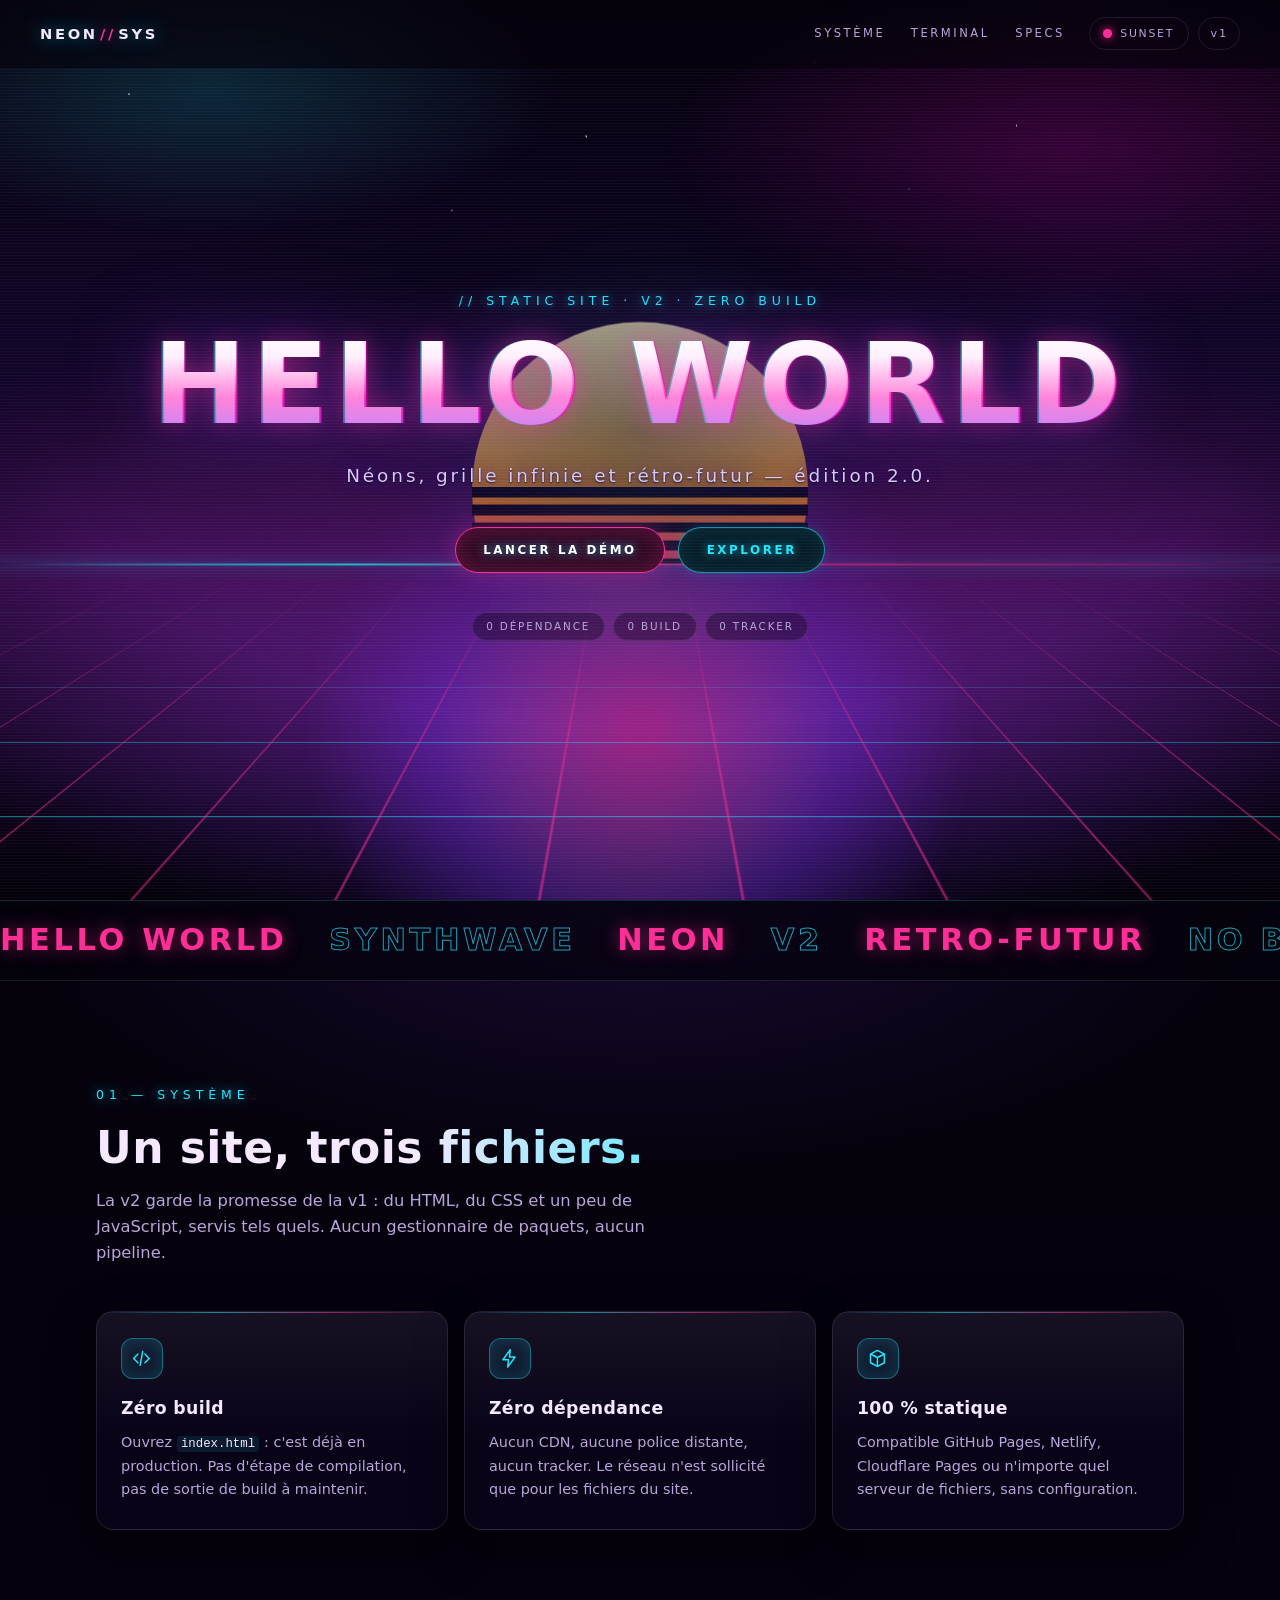
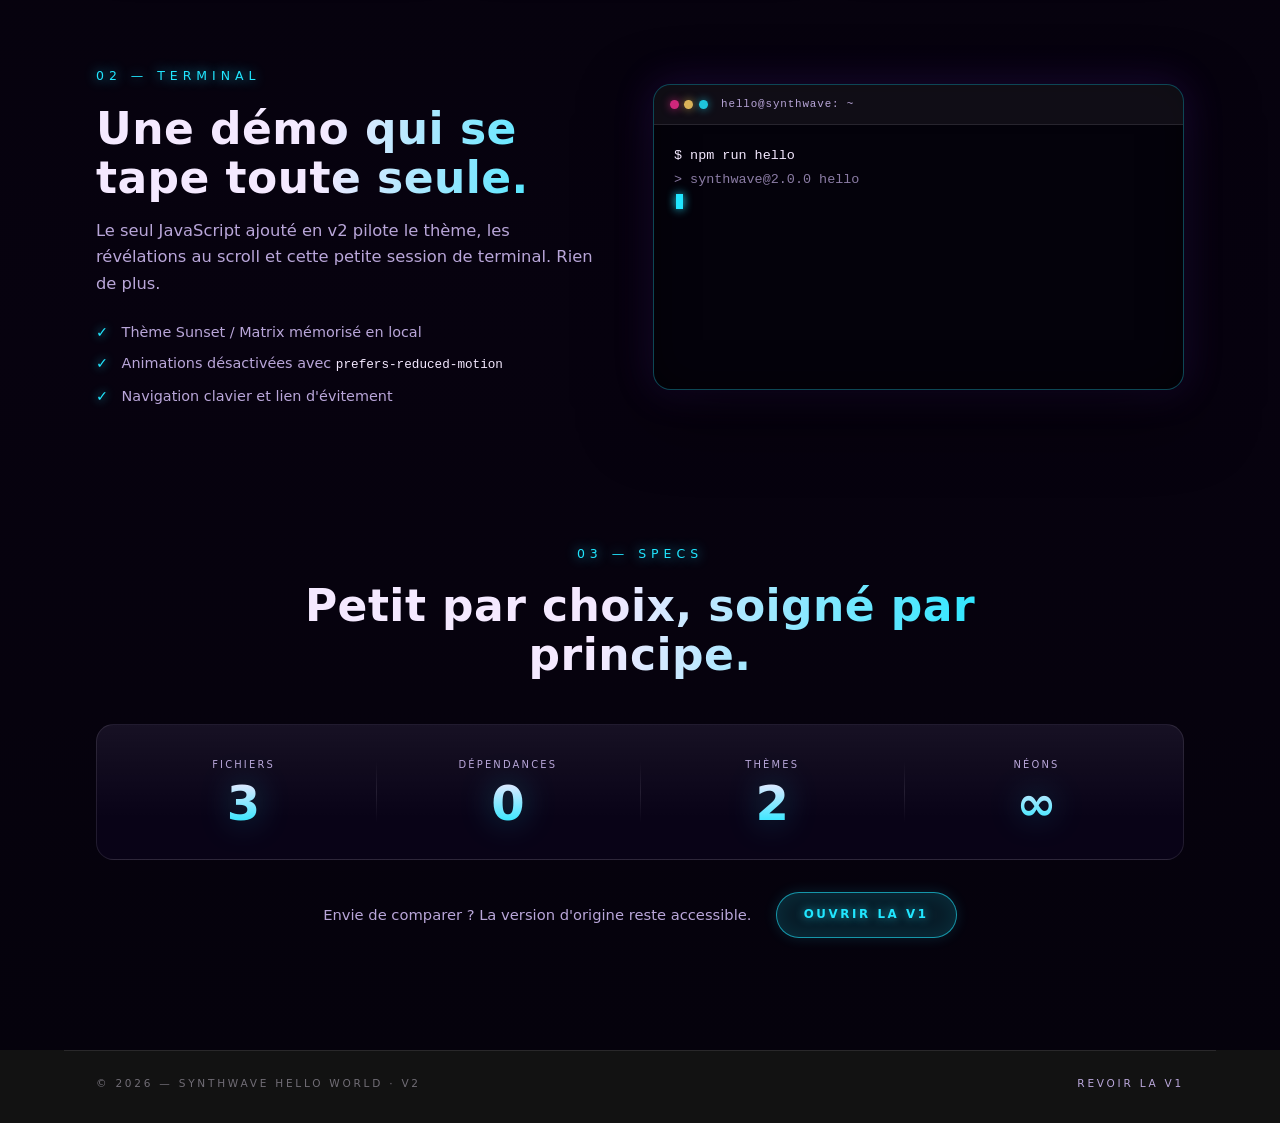
<file: index.html>
<!doctype html>
<html lang="fr" data-theme="sunset">
<head>
  <meta charset="utf-8">
  <meta name="viewport" content="width=device-width, initial-scale=1">
  <meta name="color-scheme" content="dark">
  <title>HELLO WORLD — Synthwave v2</title>
  <meta name="description" content="Version 2 du site statique synthwave : soleil néon, grille infinie, terminal animé et thème Matrix. Zéro build, zéro dépendance.">
  <meta name="theme-color" content="#0b0420" id="theme-color">
  <meta property="og:type" content="website">
  <meta property="og:title" content="HELLO WORLD — Synthwave v2">
  <meta property="og:description" content="Soleil néon, grille infinie, terminal animé et thème Matrix. Un site statique, zéro build, zéro dépendance.">
  <meta property="og:locale" content="fr_FR">
  <link rel="icon" href="favicon.svg" type="image/svg+xml">
  <link rel="stylesheet" href="style.css">
  <noscript>
    <style>.theme-toggle { display: none; }</style>
  </noscript>
  <script>
    /* Applique le thème sauvegardé avant le premier rendu (évite le flash). */
    (function () {
      var theme = "sunset";
      try {
        var saved = localStorage.getItem("sw-theme");
        if (saved === "matrix" || saved === "sunset") theme = saved;
      } catch (error) { /* stockage indisponible : on garde le thème par défaut */ }
      document.documentElement.dataset.theme = theme;
      document.documentElement.classList.add("js");
    })();
  </script>
</head>
<body>
  <a class="skip-link" href="#main">Aller au contenu</a>

  <div class="scene" aria-hidden="true">
    <div class="scene__stars"></div>
    <div class="scene__aurora"></div>
    <div class="sun-halo"></div>
    <div class="sun"></div>
    <div class="horizon"></div>
    <div class="grid"></div>
  </div>

  <div class="cursor-glow" aria-hidden="true"></div>

  <header class="topbar" id="topbar">
    <a class="brand" href="#top" aria-label="NEON SYS, retour en haut">
      NEON<span class="brand__slash">//</span>SYS
    </a>

    <nav class="topnav" aria-label="Navigation principale">
      <a href="#system">Système</a>
      <a href="#terminal">Terminal</a>
      <a href="#specs">Specs</a>
    </nav>

    <div class="topbar__actions">
      <button class="theme-toggle" type="button" id="theme-toggle" aria-pressed="false">
        <span class="theme-toggle__dot" aria-hidden="true"></span>
        <span class="theme-toggle__label">Sunset</span>
      </button>
      <a class="ghost-btn" href="v1/index.html" aria-label="Voir la version 1" title="Voir la version 1">v1</a>
    </div>
  </header>

  <main id="main">
    <section class="hero" id="top" aria-labelledby="hero-title">
      <p class="eyebrow reveal">// static site · v2 · zero build</p>
      <h1 class="title reveal" id="hero-title" data-text="HELLO WORLD">HELLO WORLD</h1>
      <p class="subtitle reveal">Néons, grille infinie et rétro-futur — édition 2.0.</p>

      <div class="hero__actions reveal">
        <a class="btn btn--primary" href="#terminal">Lancer la démo</a>
        <a class="btn" href="#system">Explorer</a>
      </div>

      <ul class="chips reveal" aria-label="Points clés">
        <li>0 dépendance</li>
        <li>0 build</li>
        <li>0 tracker</li>
      </ul>
    </section>

    <div class="page">
      <div class="marquee" aria-hidden="true">
        <div class="marquee__track">
          <div class="marquee__group">
            <span>Hello World</span><span class="marquee__outline">Synthwave</span><span>Neon</span><span class="marquee__outline">V2</span><span>Retro-futur</span><span class="marquee__outline">No build</span>
          </div>
          <div class="marquee__group">
            <span>Hello World</span><span class="marquee__outline">Synthwave</span><span>Neon</span><span class="marquee__outline">V2</span><span>Retro-futur</span><span class="marquee__outline">No build</span>
          </div>
        </div>
      </div>

      <section class="section" id="system" aria-labelledby="system-title">
        <header class="section__head reveal">
          <p class="eyebrow">01 — Système</p>
          <h2 id="system-title">Un site, trois fichiers.</h2>
          <p class="lead">
            La v2 garde la promesse de la v1 : du HTML, du CSS et un peu de JavaScript,
            servis tels quels. Aucun gestionnaire de paquets, aucun pipeline.
          </p>
        </header>

        <div class="cards">
          <article class="card reveal">
            <span class="card__icon" aria-hidden="true">
              <svg viewBox="0 0 24 24" fill="none" stroke="currentColor" stroke-width="1.7" stroke-linecap="round" stroke-linejoin="round">
                <path d="m8 7-5 5 5 5M16 7l5 5-5 5M13.5 4l-3 16"/>
              </svg>
            </span>
            <h3>Zéro build</h3>
            <p>Ouvrez <code>index.html</code> : c'est déjà en production. Pas d'étape de compilation, pas de sortie de build à maintenir.</p>
          </article>

          <article class="card reveal">
            <span class="card__icon" aria-hidden="true">
              <svg viewBox="0 0 24 24" fill="none" stroke="currentColor" stroke-width="1.7" stroke-linecap="round" stroke-linejoin="round">
                <path d="M13 2 4.5 13.5H11l-1 8.5 8.5-11.5H12l1-8.5Z"/>
              </svg>
            </span>
            <h3>Zéro dépendance</h3>
            <p>Aucun CDN, aucune police distante, aucun tracker. Le réseau n'est sollicité que pour les fichiers du site.</p>
          </article>

          <article class="card reveal">
            <span class="card__icon" aria-hidden="true">
              <svg viewBox="0 0 24 24" fill="none" stroke="currentColor" stroke-width="1.7" stroke-linecap="round" stroke-linejoin="round">
                <path d="M12 2.8 20 7v10l-8 4.2L4 17V7l8-4.2Z"/>
                <path d="M4.3 7.2 12 11l7.7-3.8M12 11v10.2"/>
              </svg>
            </span>
            <h3>100 % statique</h3>
            <p>Compatible GitHub Pages, Netlify, Cloudflare Pages ou n'importe quel serveur de fichiers, sans configuration.</p>
          </article>
        </div>
      </section>

      <section class="section" id="terminal" aria-labelledby="terminal-title">
        <div class="split">
          <header class="section__head reveal">
            <p class="eyebrow">02 — Terminal</p>
            <h2 id="terminal-title">Une démo qui se tape toute seule.</h2>
            <p class="lead">
              Le seul JavaScript ajouté en v2 pilote le thème, les révélations au scroll
              et cette petite session de terminal. Rien de plus.
            </p>
            <ul class="checks">
              <li>Thème Sunset / Matrix mémorisé en local</li>
              <li>Animations désactivées avec <code>prefers-reduced-motion</code></li>
              <li>Navigation clavier et lien d'évitement</li>
            </ul>
          </header>

          <p class="sr-only">
            Démonstration : la commande <code>npm run hello</code> affiche <strong>HELLO WORLD</strong>,
            prête en 0,00 s, sans build ni dépendance.
          </p>

          <div class="terminal reveal" aria-hidden="true">
            <div class="terminal__bar">
              <span class="terminal__lights"><i></i><i></i><i></i></span>
              <span class="terminal__title">hello@synthwave: ~</span>
            </div>
            <div class="terminal__body" id="terminal-output">
              <noscript>
                <pre>$ npm run hello
&gt; synthwave@2.0.0 hello
&gt; echo "HELLO WORLD"
HELLO WORLD
✓ ready in 0.00s — zero build, zero deps</pre>
              </noscript>
            </div>
          </div>
        </div>
      </section>

      <section class="section section--specs" id="specs" aria-labelledby="specs-title">
        <header class="section__head section__head--center reveal">
          <p class="eyebrow">03 — Specs</p>
          <h2 id="specs-title">Petit par choix, soigné par principe.</h2>
        </header>

        <dl class="stats reveal">
          <div class="stat">
            <dt>Fichiers</dt>
            <dd>3</dd>
          </div>
          <div class="stat">
            <dt>Dépendances</dt>
            <dd>0</dd>
          </div>
          <div class="stat">
            <dt>Thèmes</dt>
            <dd>2</dd>
          </div>
          <div class="stat">
            <dt>Néons</dt>
            <dd>∞</dd>
          </div>
        </dl>

        <div class="specs__cta reveal">
          <p>Envie de comparer ? La version d'origine reste accessible.</p>
          <a class="btn" href="v1/index.html">Ouvrir la v1</a>
        </div>
      </section>
    </div>
  </main>

  <footer class="footer">
    <p>© <span id="year">2026</span> — synthwave hello world · v2</p>
    <a href="v1/index.html">Revoir la v1</a>
  </footer>

  <script src="app.js" defer></script>
</body>
</html>
</file>
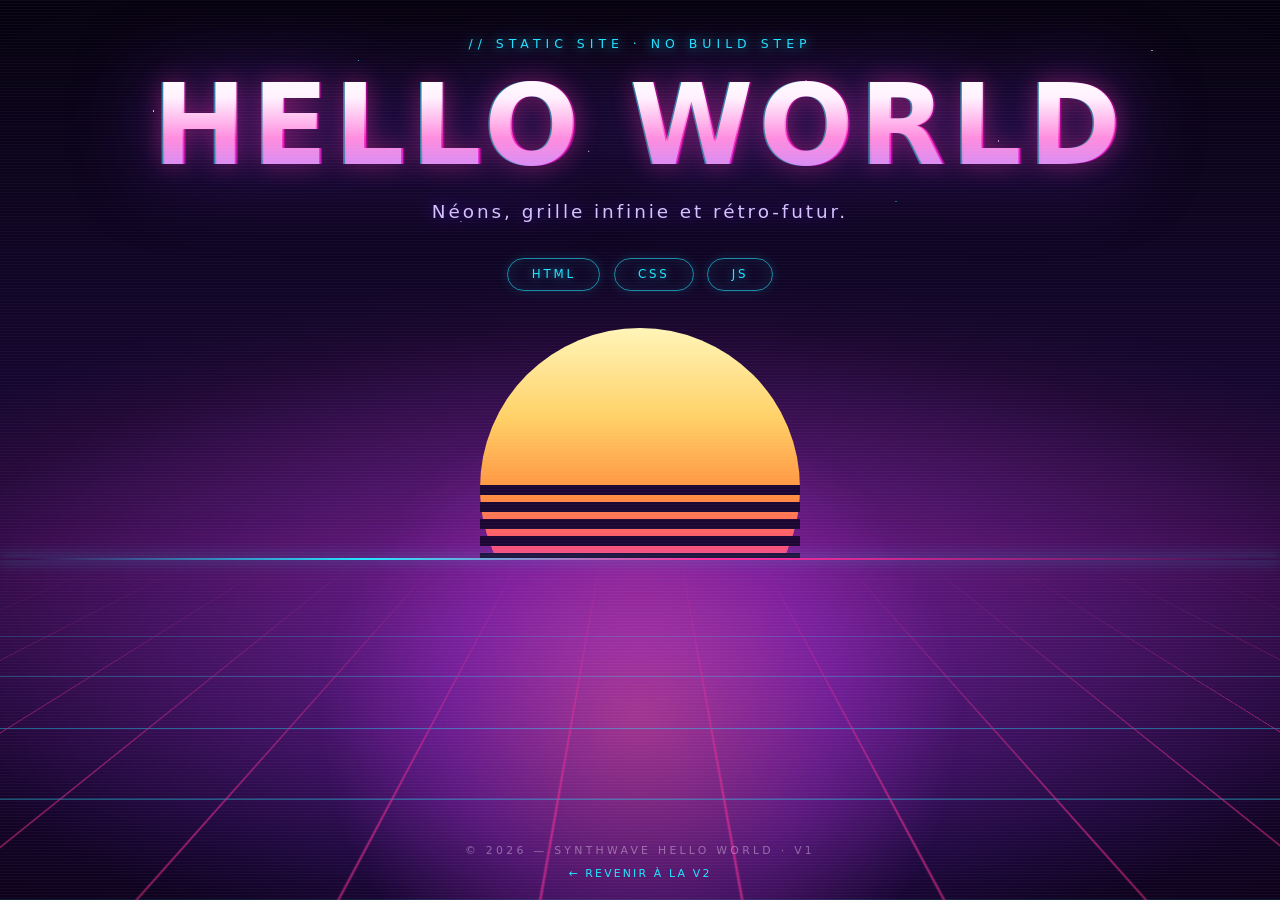
<file: v1/index.html>
<!doctype html>
<html lang="fr">
<head>
  <meta charset="utf-8">
  <meta name="viewport" content="width=device-width, initial-scale=1">
  <title>HELLO WORLD — Synthwave (v1)</title>
  <meta name="description" content="Version 1 du site statique synthwave : soleil néon, grille infinie et Hello World.">
  <link rel="icon" href="../favicon.svg" type="image/svg+xml">
  <link rel="stylesheet" href="style.css">
</head>
<body>
  <div class="scene" aria-hidden="true">
    <div class="stars"></div>
    <div class="sun-halo"></div>
    <div class="sun"></div>
    <div class="horizon"></div>
    <div class="grid"></div>
  </div>

  <main class="content">
    <p class="eyebrow">// static site · no build step</p>
    <h1 class="title" data-text="HELLO WORLD">HELLO WORLD</h1>
    <p class="subtitle">Néons, grille infinie et rétro-futur.</p>
    <nav class="links" aria-label="Liens">
      <a href="https://developer.mozilla.org/fr/docs/Web/HTML">HTML</a>
      <a href="https://developer.mozilla.org/fr/docs/Web/CSS">CSS</a>
      <a href="https://developer.mozilla.org/fr/docs/Web/JavaScript">JS</a>
    </nav>
  </main>

  <footer class="footer">
    <span>© <span id="year">2026</span> — synthwave hello world · v1</span>
    <span class="v1-back"><a href="../index.html">← Revenir à la v2</a></span>
  </footer>

  <script>
    document.getElementById("year").textContent = new Date().getFullYear();
  </script>
</body>
</html>
</file>
<file: style.css>
/* ==========================================================================
   HELLO WORLD — Synthwave v2
   Feuille de style unique, sans dépendance ni étape de build.
   ========================================================================== */

:root {
  color-scheme: dark;

  --bg-deep: #05020c;
  --bg-mid: #12052a;
  --bg-low: #23083c;
  --pink: #ff2e97;
  --magenta: #ff00c8;
  --cyan: #21e6ff;
  --purple: #7b2ff7;
  --ink: #f4e9ff;
  --muted: #b9a6d9;
  --stripe: #1b0733;

  --title-a: #ffffff;
  --title-b: #ffe6fb;
  --sun-a: #fff5b8;
  --sun-b: #ffd166;
  --sun-c: #ff9040;
  --sun-d: #ff2e97;
  --sun-e: #a81c96;

  --panel: rgba(12, 5, 28, 0.74);
  --panel-border: rgba(244, 233, 255, 0.1);
  --panel-highlight: rgba(255, 255, 255, 0.055);

  /* Ligne d'horizon : centre du soleil et début de la grille */
  --horizon: 62%;
  --sun-size: min(40vmin, 320px);
  --topbar-h: 4.25rem;
  --radius: 1.1rem;
  --page-max: 72rem;
}

html[data-theme="matrix"] {
  --bg-deep: #010603;
  --bg-mid: #04120a;
  --bg-low: #07200f;
  --pink: #b6ff3c;
  --magenta: #62ff6a;
  --cyan: #7dffb0;
  --purple: #1f9e3c;
  --ink: #eafff0;
  --muted: #9fd6b0;
  --stripe: #06150a;

  --title-a: #ffffff;
  --title-b: #d9ffe4;
  --sun-a: #f2ffe0;
  --sun-b: #b6ff3c;
  --sun-c: #4ade80;
  --sun-d: #16a34a;
  --sun-e: #065f46;

  --panel: rgba(3, 16, 8, 0.76);
  --panel-border: rgba(125, 255, 176, 0.14);
  --panel-highlight: rgba(125, 255, 176, 0.06);
}

*,
*::before,
*::after {
  box-sizing: border-box;
}

html {
  scroll-behavior: smooth;
  scroll-padding-top: calc(var(--topbar-h) + 1rem);
}

html,
body {
  min-height: 100%;
}

body {
  margin: 0;
  min-height: 100svh;
  overflow-x: hidden;
  color: var(--ink);
  font-family: "Avenir Next", "Trebuchet MS", system-ui, sans-serif;
  line-height: 1.6;
  background:
    radial-gradient(120% 60% at 50% 64%, color-mix(in srgb, var(--pink) 22%, transparent) 0%, transparent 55%),
    radial-gradient(90% 55% at 50% 72%, color-mix(in srgb, var(--purple) 50%, transparent) 0%, transparent 65%),
    linear-gradient(180deg, var(--bg-deep) 0%, var(--bg-mid) 42%, var(--bg-low) 62%, var(--bg-deep) 100%);
  background-attachment: fixed;
  transition: background-color 0.4s ease;
}

img,
svg {
  display: block;
  max-width: 100%;
}

code,
pre {
  font-family: "SFMono-Regular", "Cascadia Code", "Fira Code", ui-monospace, monospace;
}

a {
  color: var(--cyan);
}

:focus-visible {
  outline: 2px solid var(--cyan);
  outline-offset: 4px;
  border-radius: 4px;
}

::selection {
  background: color-mix(in srgb, var(--pink) 55%, transparent);
  color: #fff;
}

/* ---------- Utilitaires ---------- */

.skip-link {
  position: fixed;
  top: 0.75rem;
  left: 0.75rem;
  z-index: 100;
  padding: 0.6rem 1rem;
  border-radius: 999px;
  background: var(--ink);
  color: var(--bg-deep);
  font-size: 0.8rem;
  font-weight: 700;
  text-decoration: none;
  transform: translateY(-200%);
  transition: transform 0.2s ease;
}

.skip-link:focus-visible {
  transform: none;
}

.sr-only {
  position: absolute;
  width: 1px;
  height: 1px;
  padding: 0;
  margin: -1px;
  overflow: hidden;
  clip: rect(0 0 0 0);
  white-space: nowrap;
  border: 0;
}

html.js .reveal {
  opacity: 0;
  transform: translateY(22px);
  transition:
    opacity 0.7s ease,
    transform 0.7s cubic-bezier(0.2, 0.8, 0.2, 1);
}

html.js .reveal.is-visible {
  opacity: 1;
  transform: none;
}

/* ---------- Décor ---------- */

.scene {
  position: absolute;
  top: 0;
  left: 0;
  right: 0;
  height: 100svh;
  z-index: 0;
  overflow: hidden;
  pointer-events: none;
  perspective: 900px;
  perspective-origin: 50% var(--horizon);
  transform: translate3d(calc(var(--px, 0) * -14px), calc(var(--py, 0) * -10px), 0) scale(1.05);
  transition: transform 0.45s ease-out;
  will-change: transform;
}

.scene__stars {
  position: absolute;
  inset: 0 0 44% 0;
  background-image:
    radial-gradient(1.5px 1.5px at 12% 22%, rgba(255, 255, 255, 0.85) 50%, transparent 51%),
    radial-gradient(1.5px 1.5px at 28% 12%, color-mix(in srgb, var(--cyan) 80%, transparent) 50%, transparent 51%),
    radial-gradient(1.5px 1.5px at 46% 30%, rgba(255, 255, 255, 0.65) 50%, transparent 51%),
    radial-gradient(2px 2px at 63% 16%, color-mix(in srgb, var(--pink) 85%, transparent) 50%, transparent 51%),
    radial-gradient(1.5px 1.5px at 78% 28%, rgba(255, 255, 255, 0.7) 50%, transparent 51%),
    radial-gradient(1.5px 1.5px at 90% 10%, rgba(255, 255, 255, 0.55) 50%, transparent 51%),
    radial-gradient(1.5px 1.5px at 36% 44%, rgba(255, 255, 255, 0.4) 50%, transparent 51%),
    radial-gradient(1.5px 1.5px at 70% 40%, color-mix(in srgb, var(--cyan) 45%, transparent) 50%, transparent 51%);
  animation: twinkle 5s ease-in-out infinite alternate;
}

.scene__aurora {
  position: absolute;
  inset: 0;
  background:
    radial-gradient(38% 22% at 18% 12%, color-mix(in srgb, var(--cyan) 16%, transparent), transparent 70%),
    radial-gradient(42% 26% at 82% 18%, color-mix(in srgb, var(--magenta) 18%, transparent), transparent 72%);
  filter: blur(6px);
  animation: aurora 12s ease-in-out infinite alternate;
}

.sun-halo {
  position: absolute;
  left: 50%;
  top: calc(var(--horizon) - var(--sun-size) / 2);
  width: calc(var(--sun-size) * 2);
  aspect-ratio: 1;
  translate: -50% 0;
  border-radius: 50%;
  background: radial-gradient(
    circle,
    color-mix(in srgb, var(--pink) 45%, transparent) 0%,
    color-mix(in srgb, var(--purple) 30%, transparent) 42%,
    transparent 70%
  );
  filter: blur(10px);
}

/* Le soleil plonge derrière l'horizon : on ne garde que la partie visible */
.sun {
  position: absolute;
  left: 50%;
  top: calc(var(--horizon) - var(--sun-size) * 0.72);
  width: var(--sun-size);
  aspect-ratio: 1;
  translate: -50% 0;
  border-radius: 50%;
  background: linear-gradient(
    180deg,
    var(--sun-a) 0%,
    var(--sun-b) 28%,
    var(--sun-c) 52%,
    var(--sun-d) 78%,
    var(--sun-e) 100%
  );
  clip-path: inset(0 0 28% 0);
  transition: background 0.4s ease;
}

/* Fentes horizontales typiques du coucher de soleil synthwave */
.sun::after {
  content: "";
  position: absolute;
  inset: 47% 0 0 0;
  background: repeating-linear-gradient(
    to bottom,
    transparent 0 7px,
    var(--stripe) 7px 17px
  );
}

.horizon {
  position: absolute;
  left: 0;
  right: 0;
  top: var(--horizon);
  height: 2px;
  background: linear-gradient(90deg, transparent 2%, var(--cyan), var(--pink) 55%, transparent 98%);
  box-shadow:
    0 0 14px color-mix(in srgb, var(--cyan) 70%, transparent),
    0 0 40px color-mix(in srgb, var(--pink) 55%, transparent);
}

.grid {
  position: absolute;
  left: 50%;
  top: var(--horizon);
  width: 420vmax;
  height: 80vh;
  translate: -50% 0;
  transform: rotateX(76deg);
  transform-origin: 50% 0;
  background-image:
    linear-gradient(to right, color-mix(in srgb, var(--pink) 60%, transparent) 1px, transparent 1px),
    linear-gradient(to bottom, color-mix(in srgb, var(--cyan) 55%, transparent) 1px, transparent 1px);
  background-size: 80px 80px;
  background-position: center 0;
  mask-image: linear-gradient(to bottom, transparent 0%, rgba(0, 0, 0, 0.3) 30%, #000 70%, #000 100%);
  -webkit-mask-image: linear-gradient(to bottom, transparent 0%, rgba(0, 0, 0, 0.3) 30%, #000 70%, #000 100%);
  animation: grid-scroll 2.6s linear infinite;
}

.cursor-glow {
  position: fixed;
  inset: 0;
  z-index: 1;
  pointer-events: none;
  opacity: 0;
  background: radial-gradient(
    340px circle at var(--gx, 50%) var(--gy, 50%),
    color-mix(in srgb, var(--cyan) 12%, transparent),
    transparent 68%
  );
  transition: opacity 0.4s ease;
}

body.has-pointer .cursor-glow {
  opacity: 1;
}

/* ---------- Barre supérieure ---------- */

.topbar {
  position: fixed;
  inset: 0 0 auto 0;
  z-index: 50;
  display: flex;
  align-items: center;
  gap: 1.5rem;
  height: var(--topbar-h);
  padding: 0 clamp(1rem, 4vw, 2.5rem);
  background: color-mix(in srgb, var(--bg-deep) 62%, transparent);
  border-bottom: 1px solid transparent;
  backdrop-filter: blur(14px);
  -webkit-backdrop-filter: blur(14px);
  transition: border-color 0.3s ease, background-color 0.3s ease;
}

.topbar.is-scrolled {
  background: color-mix(in srgb, var(--bg-deep) 84%, transparent);
  border-bottom-color: var(--panel-border);
}

.brand {
  margin-right: auto;
  color: var(--ink);
  font-size: 0.92rem;
  font-weight: 800;
  letter-spacing: 0.18em;
  text-decoration: none;
  text-shadow: 0 0 18px color-mix(in srgb, var(--cyan) 55%, transparent);
}

.brand__slash {
  margin: 0 0.15em;
  color: var(--pink);
  text-shadow: 0 0 16px var(--pink);
}

.topnav {
  display: flex;
  gap: 1.6rem;
}

.topnav a {
  position: relative;
  color: var(--muted);
  font-size: 0.72rem;
  letter-spacing: 0.22em;
  text-decoration: none;
  text-transform: uppercase;
  transition: color 0.25s ease;
}

.topnav a::after {
  content: "";
  position: absolute;
  left: 0;
  right: 0;
  bottom: -0.35rem;
  height: 1px;
  background: var(--cyan);
  box-shadow: 0 0 10px var(--cyan);
  transform: scaleX(0);
  transition: transform 0.25s ease;
}

.topnav a:hover,
.topnav a:focus-visible {
  color: var(--ink);
}

.topnav a:hover::after,
.topnav a:focus-visible::after {
  transform: scaleX(1);
}

.topbar__actions {
  display: flex;
  align-items: center;
  gap: 0.6rem;
}

.theme-toggle {
  display: inline-flex;
  align-items: center;
  gap: 0.5rem;
  padding: 0.45rem 0.85rem;
  border: 1px solid var(--panel-border);
  border-radius: 999px;
  background: transparent;
  color: var(--muted);
  font: inherit;
  font-size: 0.68rem;
  letter-spacing: 0.16em;
  text-transform: uppercase;
  cursor: pointer;
  transition: color 0.25s ease, border-color 0.25s ease, box-shadow 0.25s ease;
}

.theme-toggle:hover {
  color: var(--ink);
  border-color: var(--cyan);
  box-shadow: 0 0 18px color-mix(in srgb, var(--cyan) 25%, transparent);
}

.theme-toggle__dot {
  width: 0.55rem;
  height: 0.55rem;
  border-radius: 50%;
  background: var(--pink);
  box-shadow: 0 0 10px var(--pink);
  transition: background-color 0.3s ease, box-shadow 0.3s ease;
}

html[data-theme="matrix"] .theme-toggle__dot {
  background: var(--cyan);
  box-shadow: 0 0 10px var(--cyan);
}

.ghost-btn {
  display: inline-flex;
  align-items: center;
  justify-content: center;
  min-width: 2.4rem;
  height: 2.1rem;
  padding: 0 0.7rem;
  border: 1px solid var(--panel-border);
  border-radius: 999px;
  color: var(--muted);
  font-size: 0.7rem;
  letter-spacing: 0.16em;
  text-decoration: none;
  transition: color 0.25s ease, border-color 0.25s ease;
}

.ghost-btn:hover,
.ghost-btn:focus-visible {
  color: var(--ink);
  border-color: var(--pink);
}

/* ---------- Héros ---------- */

main {
  position: relative;
  z-index: 2;
}

.hero {
  position: relative;
  display: flex;
  flex-direction: column;
  align-items: center;
  justify-content: center;
  min-height: 100svh;
  padding: calc(var(--topbar-h) + 4vh) 1.5rem 8vh;
  text-align: center;
}

/* Voile doux pour garder le texte lisible devant le soleil */
.hero::before {
  content: "";
  position: absolute;
  inset: 0;
  z-index: 0;
  pointer-events: none;
  background: radial-gradient(
    58% 42% at 50% 48%,
    color-mix(in srgb, var(--bg-deep) 52%, transparent) 0%,
    color-mix(in srgb, var(--bg-deep) 20%, transparent) 55%,
    transparent 78%
  );
}

.hero > * {
  position: relative;
  z-index: 1;
}

.eyebrow {
  margin: 0 0 1.1rem;
  color: var(--cyan);
  font-size: clamp(0.62rem, 1.5vw, 0.78rem);
  letter-spacing: 0.4em;
  text-transform: uppercase;
  text-shadow: 0 0 12px color-mix(in srgb, var(--cyan) 85%, transparent);
}

.title {
  position: relative;
  margin: 0;
  font-family: "Futura", "Avenir Next Condensed", "Trebuchet MS", system-ui, sans-serif;
  font-size: clamp(2.1rem, 11vw, 7rem);
  font-weight: 800;
  line-height: 1;
  letter-spacing: 0.05em;
  background: linear-gradient(180deg, var(--title-a) 0%, var(--title-b) 26%, var(--pink) 62%, var(--purple) 100%);
  -webkit-background-clip: text;
  background-clip: text;
  color: transparent;
  filter: drop-shadow(0 0 12px color-mix(in srgb, var(--pink) 40%, transparent))
    drop-shadow(0 0 40px color-mix(in srgb, var(--purple) 50%, transparent));
  animation: flicker 7s infinite;
}

/* Aberration chromatique */
.title::before,
.title::after {
  content: attr(data-text);
  position: absolute;
  inset: 0;
  background: none;
  -webkit-background-clip: border-box;
  background-clip: border-box;
  opacity: 0.45;
  mix-blend-mode: screen;
  pointer-events: none;
}

.title::before {
  color: var(--cyan);
  translate: -0.014em 0;
}

.title::after {
  color: var(--magenta);
  translate: 0.014em 0;
}

.title:hover {
  animation: glitch 0.4s steps(2, end) infinite;
}

.subtitle {
  margin: 1.3rem 0 0;
  color: #d8c6ff;
  font-size: clamp(0.9rem, 2.2vw, 1.15rem);
  letter-spacing: 0.16em;
  text-shadow:
    0 1px 2px rgba(0, 0, 0, 0.75),
    0 0 18px rgba(0, 0, 0, 0.55),
    0 0 18px color-mix(in srgb, var(--purple) 70%, transparent);
}

html[data-theme="matrix"] .subtitle {
  color: var(--muted);
}

.hero__actions {
  display: flex;
  flex-wrap: wrap;
  gap: 0.85rem;
  justify-content: center;
  margin-top: 2.3rem;
}

.btn {
  display: inline-flex;
  align-items: center;
  justify-content: center;
  gap: 0.5rem;
  padding: 0.78rem 1.7rem;
  border: 1px solid color-mix(in srgb, var(--cyan) 60%, transparent);
  border-radius: 999px;
  background: color-mix(in srgb, var(--cyan) 12%, var(--bg-deep) 88%);
  color: var(--cyan);
  font-size: 0.74rem;
  font-weight: 600;
  letter-spacing: 0.22em;
  text-decoration: none;
  text-transform: uppercase;
  text-shadow: 0 0 10px color-mix(in srgb, var(--cyan) 70%, transparent);
  box-shadow:
    inset 0 0 18px color-mix(in srgb, var(--cyan) 10%, transparent),
    0 0 14px color-mix(in srgb, var(--cyan) 14%, transparent);
  transition:
    color 0.25s ease,
    border-color 0.25s ease,
    box-shadow 0.25s ease,
    transform 0.25s ease,
    background-color 0.25s ease;
}

.btn:hover,
.btn:focus-visible {
  color: #fff;
  border-color: var(--pink);
  background: color-mix(in srgb, var(--pink) 20%, var(--bg-deep) 80%);
  box-shadow:
    inset 0 0 22px color-mix(in srgb, var(--pink) 26%, transparent),
    0 0 28px color-mix(in srgb, var(--pink) 45%, transparent);
  transform: translateY(-2px);
}

.btn--primary {
  border-color: var(--pink);
  background: color-mix(in srgb, var(--pink) 18%, var(--bg-deep) 82%);
  color: #fff;
  box-shadow:
    inset 0 0 20px color-mix(in srgb, var(--pink) 22%, transparent),
    0 0 26px color-mix(in srgb, var(--pink) 32%, transparent);
}

.chips {
  display: flex;
  flex-wrap: wrap;
  gap: 0.5rem;
  justify-content: center;
  margin: 2.4rem 0 0;
  padding: 0;
  list-style: none;
}

.chips li {
  padding: 0.35rem 0.85rem;
  border: 1px solid var(--panel-border);
  border-radius: 999px;
  color: var(--muted);
  font-size: 0.65rem;
  letter-spacing: 0.18em;
  text-transform: uppercase;
  background: color-mix(in srgb, var(--bg-deep) 35%, transparent);
}

/* ---------- Pages de contenu ---------- */

.page {
  position: relative;
  z-index: 2;
  background:
    radial-gradient(70% 22% at 50% 0%, color-mix(in srgb, var(--purple) 16%, transparent), transparent 70%),
    linear-gradient(180deg, var(--bg-deep) 0%, #07020f 60%, var(--bg-deep) 100%);
  border-top: 1px solid color-mix(in srgb, var(--cyan) 18%, transparent);
}

html[data-theme="matrix"] .page {
  background:
    radial-gradient(70% 22% at 50% 0%, color-mix(in srgb, var(--cyan) 10%, transparent), transparent 70%),
    linear-gradient(180deg, var(--bg-deep) 0%, #020a05 60%, var(--bg-deep) 100%);
}

.marquee {
  overflow: hidden;
  padding: 0.95rem 0;
  border-bottom: 1px solid var(--panel-border);
  background: color-mix(in srgb, var(--bg-deep) 70%, transparent);
}

.marquee__track {
  display: flex;
  width: max-content;
  animation: marquee 32s linear infinite;
}

.marquee:hover .marquee__track {
  animation-play-state: paused;
}

.marquee__group {
  display: flex;
  flex-shrink: 0;
  align-items: center;
  gap: 2.6rem;
  padding-right: 2.6rem;
}

.marquee__group span {
  color: var(--pink);
  font-size: clamp(1.1rem, 3.2vw, 1.9rem);
  font-weight: 800;
  letter-spacing: 0.12em;
  text-transform: uppercase;
  text-shadow: 0 0 18px color-mix(in srgb, var(--pink) 55%, transparent);
  white-space: nowrap;
}

.marquee__group .marquee__outline {
  color: transparent;
  -webkit-text-stroke: 1px color-mix(in srgb, var(--cyan) 70%, transparent);
  text-shadow: none;
}

/* ---------- Sections ---------- */

.section {
  width: 100%;
  max-width: var(--page-max);
  margin: 0 auto;
  padding: clamp(3.5rem, 9vw, 6.5rem) clamp(1.15rem, 4vw, 2rem);
}

.section + .section {
  padding-top: clamp(1rem, 3vw, 2rem);
}

.section__head {
  max-width: 44rem;
  margin-bottom: clamp(1.8rem, 4vw, 2.8rem);
}

.section__head--center {
  margin-inline: auto;
  text-align: center;
}

.section__head h2 {
  margin: 0;
  font-family: "Futura", "Avenir Next Condensed", "Trebuchet MS", system-ui, sans-serif;
  font-size: clamp(1.65rem, 4.4vw, 2.75rem);
  line-height: 1.12;
  letter-spacing: 0.01em;
  background: linear-gradient(100deg, var(--ink) 0%, var(--ink) 45%, var(--cyan) 100%);
  -webkit-background-clip: text;
  background-clip: text;
  color: transparent;
}

.section__head .lead {
  margin: 1rem 0 0;
  color: var(--muted);
  font-size: clamp(0.92rem, 1.8vw, 1.02rem);
  max-width: 60ch;
}

.eyebrow + h2 {
  margin-top: 0.25rem;
}

/* ---------- Cartes ---------- */

.cards {
  display: grid;
  grid-template-columns: repeat(auto-fit, minmax(min(100%, 15rem), 1fr));
  gap: 1rem;
}

.card {
  position: relative;
  padding: 1.6rem 1.5rem 1.7rem;
  border: 1px solid var(--panel-border);
  border-radius: var(--radius);
  background:
    linear-gradient(180deg, var(--panel-highlight), transparent 60%),
    var(--panel);
  box-shadow: 0 18px 50px rgba(0, 0, 0, 0.35);
  overflow: hidden;
  transition:
    transform 0.3s ease,
    border-color 0.3s ease,
    box-shadow 0.3s ease;
}

.card::before {
  content: "";
  position: absolute;
  inset: 0 0 auto 0;
  height: 1px;
  background: linear-gradient(90deg, transparent, var(--cyan), var(--pink), transparent);
  opacity: 0.55;
}

.card:hover {
  transform: translateY(-4px);
  border-color: color-mix(in srgb, var(--cyan) 45%, transparent);
  box-shadow:
    0 22px 60px rgba(0, 0, 0, 0.4),
    0 0 34px color-mix(in srgb, var(--cyan) 12%, transparent);
}

.card__icon {
  display: inline-flex;
  align-items: center;
  justify-content: center;
  width: 2.6rem;
  height: 2.6rem;
  margin-bottom: 1rem;
  border: 1px solid color-mix(in srgb, var(--cyan) 40%, transparent);
  border-radius: 0.75rem;
  color: var(--cyan);
  background: color-mix(in srgb, var(--cyan) 8%, transparent);
  box-shadow: inset 0 0 16px color-mix(in srgb, var(--cyan) 14%, transparent);
}

.card__icon svg {
  width: 1.3rem;
  height: 1.3rem;
}

.card h3 {
  margin: 0 0 0.5rem;
  font-size: 1.08rem;
  letter-spacing: 0.02em;
}

.card p {
  margin: 0;
  color: var(--muted);
  font-size: 0.9rem;
  line-height: 1.65;
}

.card code {
  padding: 0.08em 0.35em;
  border-radius: 0.3em;
  background: color-mix(in srgb, var(--cyan) 10%, transparent);
  color: var(--ink);
  font-size: 0.86em;
}

.cards .card:nth-child(2) {
  transition-delay: 0.08s;
}

.cards .card:nth-child(3) {
  transition-delay: 0.16s;
}

/* ---------- Terminal ---------- */

.split {
  display: grid;
  grid-template-columns: minmax(0, 1fr) minmax(0, 1.05fr);
  gap: clamp(1.5rem, 4vw, 3.5rem);
  align-items: center;
}

.split .section__head {
  margin-bottom: 0;
}

.checks {
  margin: 1.5rem 0 0;
  padding: 0;
  list-style: none;
  display: grid;
  gap: 0.55rem;
}

.checks li {
  position: relative;
  padding-left: 1.6rem;
  color: var(--muted);
  font-size: 0.9rem;
}

.checks li::before {
  content: "✓";
  position: absolute;
  left: 0;
  color: var(--cyan);
  text-shadow: 0 0 10px var(--cyan);
}

.checks code {
  color: var(--ink);
  font-size: 0.88em;
}

.terminal {
  position: relative;
  border: 1px solid color-mix(in srgb, var(--cyan) 30%, transparent);
  border-radius: var(--radius);
  background: color-mix(in srgb, var(--bg-deep) 88%, black);
  box-shadow:
    0 24px 70px rgba(0, 0, 0, 0.55),
    0 0 40px color-mix(in srgb, var(--purple) 20%, transparent),
    inset 0 0 40px rgba(0, 0, 0, 0.5);
  overflow: hidden;
}

.terminal__bar {
  display: flex;
  align-items: center;
  gap: 0.85rem;
  padding: 0.7rem 1rem;
  border-bottom: 1px solid var(--panel-border);
  background: color-mix(in srgb, var(--ink) 5%, transparent);
}

.terminal__lights {
  display: flex;
  gap: 0.35rem;
}

.terminal__lights i {
  width: 0.55rem;
  height: 0.55rem;
  border-radius: 50%;
  background: color-mix(in srgb, var(--pink) 80%, transparent);
  box-shadow: 0 0 8px color-mix(in srgb, var(--pink) 60%, transparent);
}

.terminal__lights i:nth-child(2) {
  background: color-mix(in srgb, var(--sun-b) 85%, transparent);
  box-shadow: 0 0 8px color-mix(in srgb, var(--sun-b) 60%, transparent);
}

.terminal__lights i:nth-child(3) {
  background: color-mix(in srgb, var(--cyan) 85%, transparent);
  box-shadow: 0 0 8px color-mix(in srgb, var(--cyan) 60%, transparent);
}

.terminal__title {
  color: var(--muted);
  font-family: "SFMono-Regular", "Cascadia Code", ui-monospace, monospace;
  font-size: 0.68rem;
  letter-spacing: 0.08em;
}

.terminal__body {
  min-height: 16.5rem;
  padding: 1.2rem 1.25rem 1.4rem;
  color: var(--ink);
  font-family: "SFMono-Regular", "Cascadia Code", "Fira Code", ui-monospace, monospace;
  font-size: clamp(0.72rem, 1.6vw, 0.84rem);
  line-height: 1.75;
}

.terminal__body pre {
  margin: 0;
  white-space: pre-wrap;
  font: inherit;
}

.term-line {
  min-height: 1.75em;
  white-space: pre-wrap;
  word-break: break-word;
}

.term-line--dim {
  color: var(--muted);
  opacity: 0.75;
}

.term-line--out {
  color: var(--pink);
  text-shadow: 0 0 14px color-mix(in srgb, var(--pink) 45%, transparent);
}

.term-line--ok {
  color: var(--cyan);
}

.term-cursor {
  display: inline-block;
  width: 0.55em;
  height: 1.05em;
  margin-left: 0.12em;
  background: var(--cyan);
  vertical-align: -0.15em;
  box-shadow: 0 0 10px var(--cyan);
  animation: blink 1.05s steps(1, end) infinite;
}

/* ---------- Specs ---------- */

.section--specs {
  padding-bottom: clamp(4rem, 10vw, 7rem);
}

.stats {
  display: grid;
  grid-template-columns: repeat(4, minmax(0, 1fr));
  gap: 1rem;
  margin: 0;
  padding: 1.4rem;
  border: 1px solid var(--panel-border);
  border-radius: var(--radius);
  background:
    linear-gradient(180deg, var(--panel-highlight), transparent 70%),
    var(--panel);
}

.stat {
  position: relative;
  padding: 0.6rem 0.9rem;
  text-align: center;
}

.stat + .stat::before {
  content: "";
  position: absolute;
  left: -0.5rem;
  top: 15%;
  bottom: 15%;
  width: 1px;
  background: linear-gradient(180deg, transparent, var(--panel-border), transparent);
}

.stat dt {
  color: var(--muted);
  font-size: 0.62rem;
  letter-spacing: 0.22em;
  text-transform: uppercase;
}

.stat dd {
  margin: 0.35rem 0 0;
  font-family: "Futura", "Avenir Next Condensed", system-ui, sans-serif;
  font-size: clamp(1.9rem, 4.5vw, 3rem);
  font-weight: 800;
  line-height: 1;
  background: linear-gradient(180deg, var(--ink), var(--cyan));
  -webkit-background-clip: text;
  background-clip: text;
  color: transparent;
  filter: drop-shadow(0 0 16px color-mix(in srgb, var(--cyan) 30%, transparent));
}

.specs__cta {
  display: flex;
  flex-wrap: wrap;
  align-items: center;
  justify-content: center;
  gap: 1.1rem 1.5rem;
  margin-top: 2rem;
  text-align: center;
}

.specs__cta p {
  margin: 0;
  color: var(--muted);
  font-size: 0.92rem;
}

/* ---------- Pied de page ---------- */

.footer {
  position: relative;
  z-index: 2;
  display: flex;
  flex-wrap: wrap;
  align-items: center;
  justify-content: space-between;
  gap: 0.75rem;
  width: 100%;
  max-width: var(--page-max);
  margin: 0 auto;
  padding: 1.5rem clamp(1.15rem, 4vw, 2rem) 2rem;
  border-top: 1px solid var(--panel-border);
  color: color-mix(in srgb, var(--ink) 42%, transparent);
  font-size: 0.66rem;
  letter-spacing: 0.26em;
  text-transform: uppercase;
}

.footer p {
  margin: 0;
}

.footer a {
  color: var(--muted);
  text-decoration: none;
  transition: color 0.25s ease;
}

.footer a:hover,
.footer a:focus-visible {
  color: var(--cyan);
}

/* ---------- Effets plein écran ---------- */

body::after {
  content: "";
  position: fixed;
  inset: 0;
  z-index: 40;
  pointer-events: none;
  background:
    repeating-linear-gradient(to bottom, rgba(255, 255, 255, 0.03) 0 1px, transparent 1px 3px),
    radial-gradient(125% 95% at 50% 45%, transparent 58%, rgba(0, 0, 0, 0.5) 100%);
}

/* ---------- Animations ---------- */

@keyframes grid-scroll {
  from { background-position: center 0; }
  to { background-position: center 80px; }
}

@keyframes twinkle {
  from { opacity: 0.6; }
  to { opacity: 1; }
}

@keyframes flicker {
  0%, 92%, 100% { opacity: 1; }
  93% { opacity: 0.75; }
  94% { opacity: 1; }
  96% { opacity: 0.88; }
  97% { opacity: 1; }
}

@keyframes glitch {
  0% { transform: translate(0); }
  25% { transform: translate(-1px, 1px); }
  50% { transform: translate(2px, -1px); }
  75% { transform: translate(-1px, -1px); }
  100% { transform: translate(0); }
}

@keyframes marquee {
  from { transform: translateX(0); }
  to { transform: translateX(-50%); }
}

@keyframes blink {
  0%, 49% { opacity: 1; }
  50%, 100% { opacity: 0; }
}

@keyframes aurora {
  from { opacity: 0.55; transform: translateY(-1.5%); }
  to { opacity: 0.95; transform: translateY(1.5%); }
}

/* ---------- Adaptation ---------- */

@media (max-width: 860px) {
  .split {
    grid-template-columns: 1fr;
  }

  .stats {
    grid-template-columns: repeat(2, minmax(0, 1fr));
  }

  .stat:nth-child(3)::before {
    display: none;
  }
}

@media (max-width: 720px) {
  .topnav {
    display: none;
  }
}

@media (max-width: 520px) {
  :root {
    --topbar-h: 3.9rem;
  }

  .theme-toggle__label {
    display: none;
  }

  .theme-toggle {
    padding: 0.45rem;
  }

  .stats {
    grid-template-columns: 1fr;
    padding: 1rem;
  }

  .stat {
    padding: 0.7rem 0.4rem;
  }

  .stat + .stat::before {
    display: none;
  }

  .stat + .stat {
    border-top: 1px solid var(--panel-border);
  }
}

@media (max-height: 640px) {
  :root {
    --horizon: 64%;
  }

  .hero {
    padding-bottom: 4vh;
  }
}

@media (prefers-reduced-motion: reduce) {
  html {
    scroll-behavior: auto;
  }

  *,
  *::before,
  *::after {
    animation-duration: 0.001ms !important;
    animation-iteration-count: 1 !important;
    transition-duration: 0.001ms !important;
  }

  .scene {
    transform: none;
  }

  .cursor-glow {
    display: none;
  }

  html.js .reveal {
    opacity: 1;
    transform: none;
  }
}
</file>
<file: v1/style.css>
:root {
  --bg-deep: #06020f;
  --bg-mid: #14062e;
  --bg-low: #26093f;
  --pink: #ff2e97;
  --magenta: #ff00c8;
  --cyan: #21e6ff;
  --purple: #7b2ff7;
  --ink: #f4e9ff;
  --stripe: #1b0733;

  /* Ligne d'horizon : centre du soleil et début de la grille */
  --horizon: 62%;
  --sun-size: min(40vmin, 320px);
}

*,
*::before,
*::after {
  box-sizing: border-box;
}

html,
body {
  height: 100%;
}

body {
  margin: 0;
  min-height: 100svh;
  display: flex;
  flex-direction: column;
  align-items: center;
  overflow-x: hidden;
  color: var(--ink);
  font-family: "Avenir Next", "Trebuchet MS", system-ui, sans-serif;
  background:
    radial-gradient(120% 60% at 50% 64%, rgba(255, 46, 151, 0.22) 0%, rgba(255, 46, 151, 0) 55%),
    radial-gradient(90% 55% at 50% 72%, rgba(123, 47, 247, 0.5) 0%, rgba(123, 47, 247, 0) 65%),
    linear-gradient(180deg, var(--bg-deep) 0%, var(--bg-mid) 42%, var(--bg-low) 62%, #100322 100%);
}

/* ---------- Décor ---------- */

.scene {
  position: fixed;
  inset: 0;
  overflow: hidden;
  pointer-events: none;
  z-index: 0;
  perspective: 900px;
  perspective-origin: 50% var(--horizon);
}

.stars {
  position: absolute;
  inset: 0 0 44% 0;
  background-image:
    radial-gradient(1.5px 1.5px at 12% 22%, rgba(255, 255, 255, 0.85) 50%, transparent 51%),
    radial-gradient(1.5px 1.5px at 28% 12%, rgba(33, 230, 255, 0.8) 50%, transparent 51%),
    radial-gradient(1.5px 1.5px at 46% 30%, rgba(255, 255, 255, 0.65) 50%, transparent 51%),
    radial-gradient(2px 2px at 63% 16%, rgba(255, 46, 151, 0.85) 50%, transparent 51%),
    radial-gradient(1.5px 1.5px at 78% 28%, rgba(255, 255, 255, 0.7) 50%, transparent 51%),
    radial-gradient(1.5px 1.5px at 90% 10%, rgba(255, 255, 255, 0.55) 50%, transparent 51%),
    radial-gradient(1.5px 1.5px at 36% 44%, rgba(255, 255, 255, 0.4) 50%, transparent 51%),
    radial-gradient(1.5px 1.5px at 70% 40%, rgba(33, 230, 255, 0.45) 50%, transparent 51%);
  animation: twinkle 5s ease-in-out infinite alternate;
}

.sun-halo {
  position: absolute;
  left: 50%;
  top: calc(var(--horizon) - var(--sun-size) / 2);
  width: calc(var(--sun-size) * 2);
  aspect-ratio: 1;
  translate: -50% 0;
  border-radius: 50%;
  background: radial-gradient(
    circle,
    rgba(255, 90, 160, 0.45) 0%,
    rgba(190, 50, 220, 0.28) 42%,
    rgba(120, 40, 200, 0) 70%
  );
  filter: blur(10px);
}

/* Le soleil plonge derrière l'horizon : on ne garde que la partie visible */
.sun {
  position: absolute;
  left: 50%;
  top: calc(var(--horizon) - var(--sun-size) * 0.72);
  width: var(--sun-size);
  aspect-ratio: 1;
  translate: -50% 0;
  border-radius: 50%;
  background: linear-gradient(180deg, #fff5b8 0%, #ffd166 28%, #ff9040 52%, #ff2e97 78%, #a81c96 100%);
  clip-path: inset(0 0 28% 0);
}

/* Fentes horizontales typiques du coucher de soleil synthwave */
.sun::after {
  content: "";
  position: absolute;
  inset: 47% 0 0 0;
  background: repeating-linear-gradient(
    to bottom,
    transparent 0 7px,
    var(--stripe) 7px 17px
  );
}

.horizon {
  position: absolute;
  left: 0;
  right: 0;
  top: var(--horizon);
  height: 2px;
  background: linear-gradient(90deg, transparent 2%, var(--cyan), var(--pink) 55%, transparent 98%);
  box-shadow:
    0 0 14px rgba(33, 230, 255, 0.7),
    0 0 40px rgba(255, 46, 151, 0.55);
}

.grid {
  position: absolute;
  left: 50%;
  top: var(--horizon);
  width: 420vmax;
  height: 80vh;
  translate: -50% 0;
  transform: rotateX(76deg);
  transform-origin: 50% 0;
  background-image:
    linear-gradient(to right, rgba(255, 46, 151, 0.6) 1px, transparent 1px),
    linear-gradient(to bottom, rgba(33, 230, 255, 0.55) 1px, transparent 1px);
  background-size: 80px 80px;
  background-position: center 0;
  mask-image: linear-gradient(to bottom, transparent 0%, rgba(0, 0, 0, 0.3) 30%, #000 70%, #000 100%);
  -webkit-mask-image: linear-gradient(to bottom, transparent 0%, rgba(0, 0, 0, 0.3) 30%, #000 70%, #000 100%);
  animation: grid-scroll 2.6s linear infinite;
}

/* ---------- Contenu ---------- */

.content {
  position: relative;
  z-index: 2;
  width: 100%;
  max-width: 74rem;
  margin: 4vh auto 0;
  padding: 0 1.5rem;
  text-align: center;
}

.eyebrow {
  margin: 0 0 1.1rem;
  font-size: clamp(0.62rem, 1.5vw, 0.78rem);
  letter-spacing: 0.4em;
  text-transform: uppercase;
  color: var(--cyan);
  text-shadow: 0 0 12px rgba(33, 230, 255, 0.85);
}

.title {
  position: relative;
  margin: 0;
  font-family: "Futura", "Avenir Next Condensed", "Trebuchet MS", system-ui, sans-serif;
  font-size: clamp(2.1rem, 11vw, 7rem);
  font-weight: 800;
  line-height: 1;
  letter-spacing: 0.05em;
  background: linear-gradient(180deg, #ffffff 0%, #ffe6fb 26%, var(--pink) 62%, var(--purple) 100%);
  -webkit-background-clip: text;
  background-clip: text;
  color: transparent;
  filter: drop-shadow(0 0 12px rgba(255, 46, 151, 0.4)) drop-shadow(0 0 40px rgba(123, 47, 247, 0.5));
  animation: flicker 7s infinite;
}

/* Aberration chromatique */
.title::before,
.title::after {
  content: attr(data-text);
  position: absolute;
  inset: 0;
  background: none;
  -webkit-background-clip: border-box;
  background-clip: border-box;
  opacity: 0.5;
  mix-blend-mode: screen;
  pointer-events: none;
}

.title::before {
  color: var(--cyan);
  translate: -0.014em 0;
}

.title::after {
  color: var(--magenta);
  translate: 0.014em 0;
}

.subtitle {
  margin: 1.3rem 0 0;
  font-size: clamp(0.9rem, 2.2vw, 1.15rem);
  letter-spacing: 0.16em;
  color: #d8c6ff;
  text-shadow: 0 0 18px rgba(123, 47, 247, 0.7);
}

.links {
  display: flex;
  flex-wrap: wrap;
  gap: 0.85rem;
  justify-content: center;
  margin-top: 2.2rem;
}

.links a {
  padding: 0.55rem 1.45rem;
  border: 1px solid rgba(33, 230, 255, 0.6);
  border-radius: 999px;
  color: var(--cyan);
  font-size: 0.74rem;
  letter-spacing: 0.24em;
  text-decoration: none;
  text-transform: uppercase;
  text-shadow: 0 0 10px rgba(33, 230, 255, 0.7);
  box-shadow: inset 0 0 18px rgba(33, 230, 255, 0.1), 0 0 12px rgba(33, 230, 255, 0.15);
  transition: color 0.25s ease, border-color 0.25s ease, box-shadow 0.25s ease, translate 0.25s ease;
}

.links a:hover,
.links a:focus-visible {
  color: #fff;
  border-color: var(--pink);
  box-shadow: inset 0 0 22px rgba(255, 46, 151, 0.3), 0 0 24px rgba(255, 46, 151, 0.5);
  translate: 0 -2px;
  outline: none;
}

.footer {
  position: relative;
  z-index: 2;
  margin-top: auto;
  padding: 1.5rem 1rem 1.25rem;
  font-size: 0.68rem;
  letter-spacing: 0.3em;
  text-transform: uppercase;
  color: rgba(244, 233, 255, 0.4);
  text-align: center;
}

/* ---------- Effets plein écran ---------- */

body::after {
  content: "";
  position: fixed;
  inset: 0;
  z-index: 5;
  pointer-events: none;
  background:
    repeating-linear-gradient(to bottom, rgba(255, 255, 255, 0.03) 0 1px, transparent 1px 3px),
    radial-gradient(125% 95% at 50% 45%, transparent 58%, rgba(0, 0, 0, 0.5) 100%);
}

/* ---------- Animations ---------- */

@keyframes grid-scroll {
  from { background-position: center 0; }
  to { background-position: center 80px; }
}

@keyframes twinkle {
  from { opacity: 0.6; }
  to { opacity: 1; }
}

@keyframes flicker {
  0%, 92%, 100% { opacity: 1; }
  93% { opacity: 0.75; }
  94% { opacity: 1; }
  96% { opacity: 0.88; }
  97% { opacity: 1; }
}

@media (prefers-reduced-motion: reduce) {
  *,
  *::before,
  *::after {
    animation: none !important;
    transition: none !important;
  }
}

@media (max-height: 640px) {
  .content {
    margin-top: 3vh;
  }

  :root {
    --horizon: 64%;
  }
}

@media (max-width: 420px) {
  .eyebrow {
    letter-spacing: 0.28em;
  }

  .footer {
    letter-spacing: 0.18em;
  }
}

.v1-back {
  display: block;
  margin-top: 0.65rem;
}

.v1-back a {
  color: var(--cyan);
  text-decoration: none;
  letter-spacing: 0.2em;
  transition: color 0.25s ease;
}

.v1-back a:hover,
.v1-back a:focus-visible {
  color: #fff;
}
</file>
